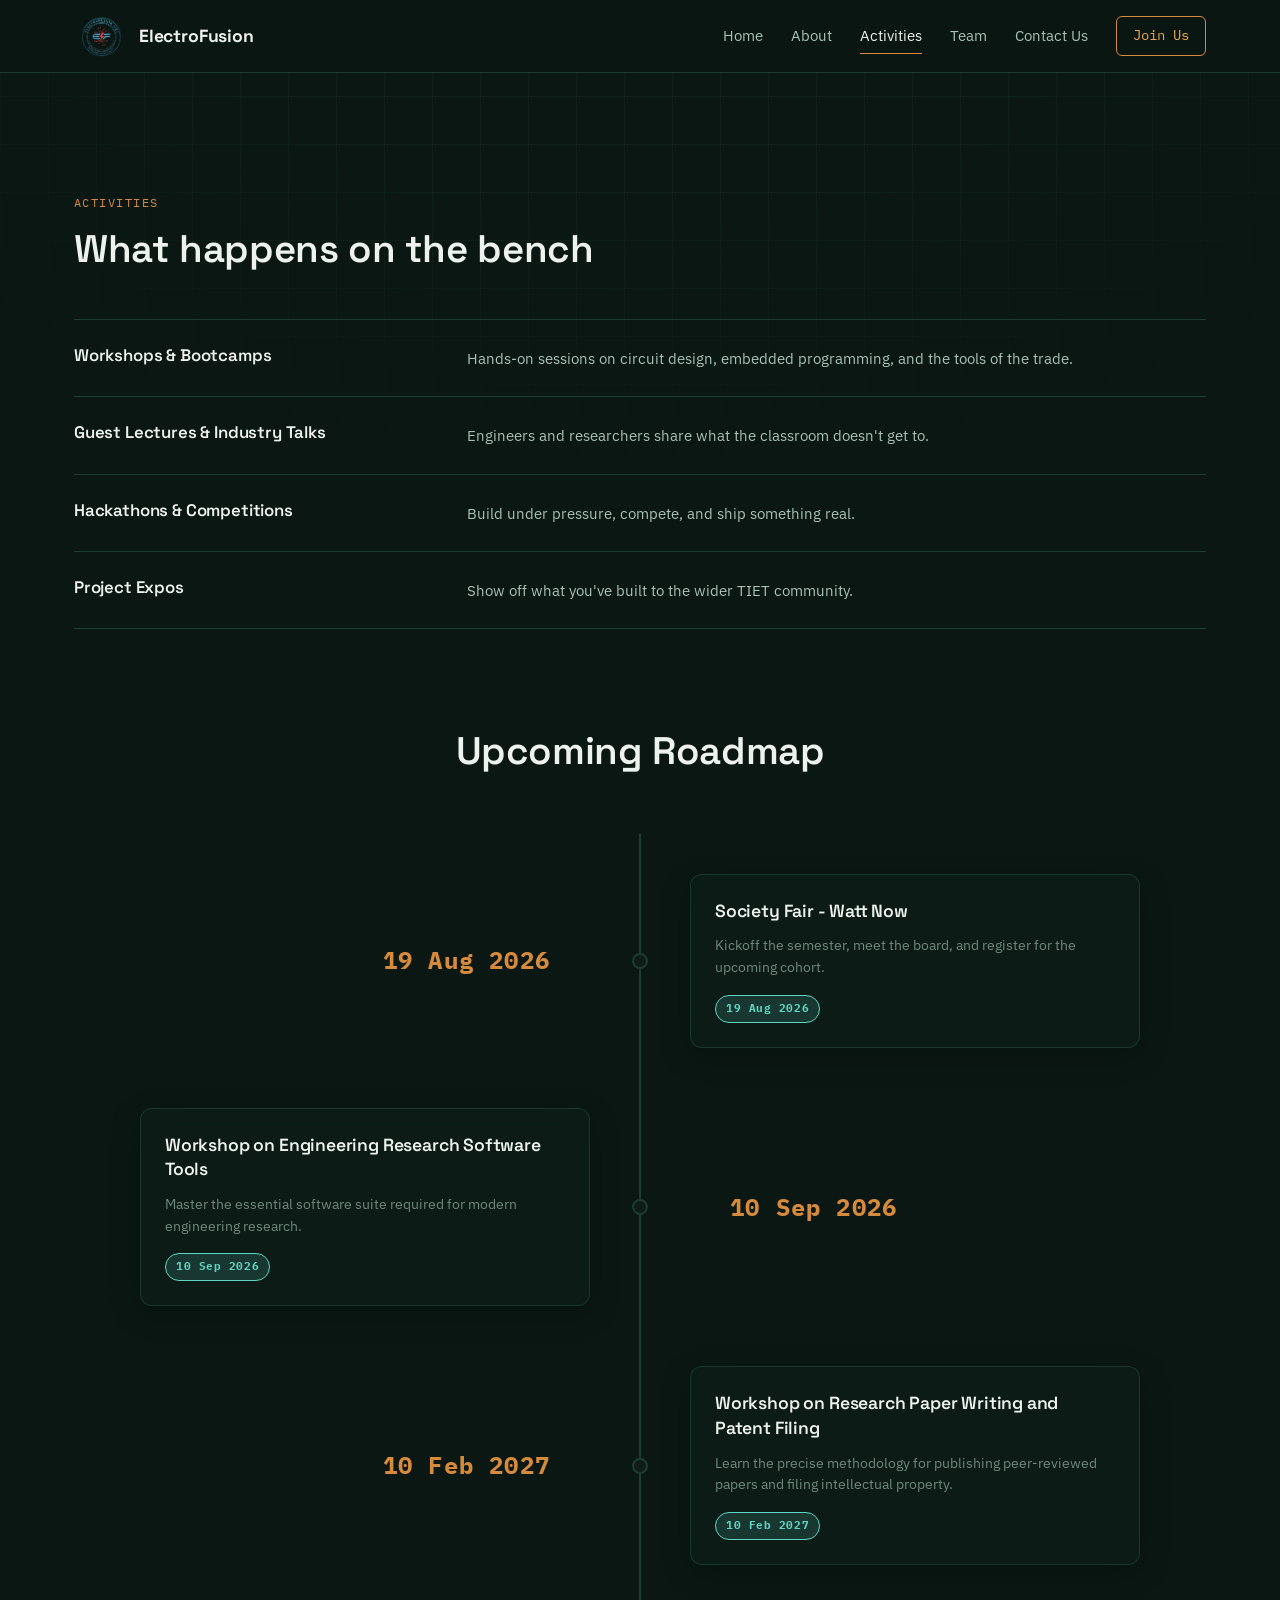
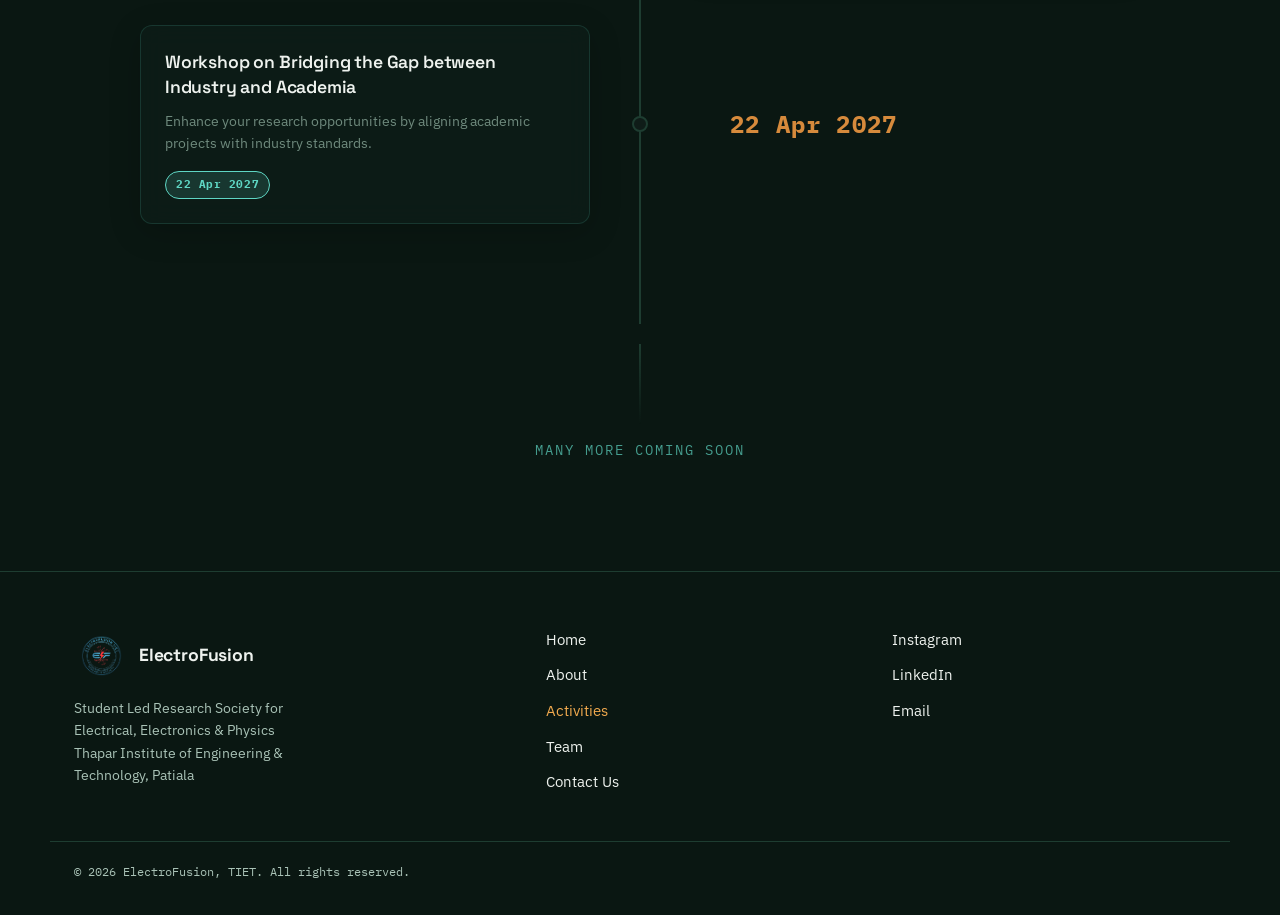
<file: activities.html>
<!DOCTYPE html>
<html lang="en">
<head>
<meta charset="UTF-8">
<meta name="viewport" content="width=device-width, initial-scale=1.0">
<title>ElectroFusion — Activities</title>
<meta name="description" content="Discover the workshops, hackathons, and project expos hosted by ElectroFusion at TIET.">

<link rel="icon" type="image/svg+xml" href="data:image/svg+xml,%3Csvg xmlns='http://www.w3.org/2000/svg' viewBox='0 0 40 40'%3E%3Cpolygon points='30,11 30,29 20,35 10,29 10,11 20,5' fill='%230d1f18' stroke='%23d68a3c' stroke-width='2'/%3E%3Ctext x='20' y='25' font-family='monospace' font-weight='bold' font-size='12' fill='%23d68a3c' text-anchor='middle'%3EEF%3C/text%3E%3C/svg%3E">

<link rel="preconnect" href="https://fonts.googleapis.com">
<link rel="preconnect" href="https://fonts.gstatic.com" crossorigin>
<link href="https://fonts.googleapis.com/css2?family=Space+Grotesk:wght@500;600;700&family=IBM+Plex+Sans:wght@400;500;600;700&family=IBM+Plex+Mono:wght@400;500;600&display=swap" rel="stylesheet">
<link rel="stylesheet" href="styles.css">
</head>
<body>

<div class="pcb-backdrop" aria-hidden="true"></div>

<header class="site-header" id="top">
  <div class="wrap header-row">
    <a class="brand" href="index.html" aria-label="ElectroFusion home">
      <img src="image_de9c50.png" alt="ElectroFusion Logo" class="brand-logo">
      <span class="brand-word">ElectroFusion</span>
    </a>
    <nav class="main-nav" id="main-nav" aria-label="Primary">
      <a href="index.html">Home</a>
      <a href="about.html">About</a>
      <a href="activities.html">Activities</a>
      <a href="team.html">Team</a>
      <a href="contact.html">Contact Us</a>
      <a href="recruits.html" class="nav-cta">Join Us</a>
    </nav>
    <button class="nav-toggle" id="navToggle" aria-expanded="false" aria-controls="main-nav" aria-label="Toggle menu">
      <span></span><span></span><span></span>
    </button>
  </div>
</header>

<main id="main">
  <!-- ============ ACTIVITIES ============ -->
  <section class="section" id="activities" style="padding-top: 120px;">
    <div class="wrap">
      <div class="section-head" data-reveal>
        <p class="eyebrow">Activities</p>
        <h2 class="section-title">What happens on the bench</h2>
      </div>

      <div class="activity-list">
        <div class="activity-row" data-reveal>
          <h3>Workshops &amp; Bootcamps</h3>
          <p>Hands-on sessions on circuit design, embedded programming, and the tools of the trade.</p>
        </div>
        <div class="activity-row" data-reveal>
          <h3>Guest Lectures &amp; Industry Talks</h3>
          <p>Engineers and researchers share what the classroom doesn't get to.</p>
        </div>
        <div class="activity-row" data-reveal>
          <h3>Hackathons &amp; Competitions</h3>
          <p>Build under pressure, compete, and ship something real.</p>
        </div>
        <div class="activity-row" data-reveal>
          <h3>Project Expos</h3>
          <p>Show off what you've built to the wider TIET community.</p>
        </div>
      </div>

      <!-- ============ 3D EVENT TIMELINE ============ -->
      <div class="section-head" style="text-align: center; margin: 100px 0 60px;">
        <h2 class="section-title">Upcoming Roadmap</h2>
      </div>

      <div class="timeline-container">
        <!-- The Central Glowing Trace -->
        <div class="timeline-spine">
          <div class="timeline-glow-fill"></div>
        </div>

        <!-- Event 1: Society Fair -->
        <div class="timeline-item left">
          <div class="timeline-dot"></div>
          <div class="timeline-date">19 Aug 2026</div>
          <div class="timeline-card-wrapper">
            <div class="timeline-card">
              <h3>Society Fair - Watt Now</h3>
              <p>Kickoff the semester, meet the board, and register for the upcoming cohort.</p>
              <div class="event-tags">
                <span class="tag teal">19 Aug 2026</span>
              </div>
            </div>
          </div>
        </div>

        <!-- Event 2: Software Tools -->
        <div class="timeline-item right">
          <div class="timeline-dot"></div>
          <div class="timeline-date">10 Sep 2026</div>
          <div class="timeline-card-wrapper">
            <div class="timeline-card">
              <h3>Workshop on Engineering Research Software Tools</h3>
              <p>Master the essential software suite required for modern engineering research.</p>
              <div class="event-tags">
                <span class="tag teal">10 Sep 2026</span>
              </div>
            </div>
          </div>
        </div>

        <!-- Event 3: Paper Writing & Patents -->
        <div class="timeline-item left">
          <div class="timeline-dot"></div>
          <div class="timeline-date">10 Feb 2027</div>
          <div class="timeline-card-wrapper">
            <div class="timeline-card">
              <h3>Workshop on Research Paper Writing and Patent Filing</h3>
              <p>Learn the precise methodology for publishing peer-reviewed papers and filing intellectual property.</p>
              <div class="event-tags">
                <span class="tag teal">10 Feb 2027</span>
              </div>
            </div>
          </div>
        </div>

        <!-- Event 4: Industry vs Academia -->
        <div class="timeline-item right">
          <div class="timeline-dot"></div>
          <div class="timeline-date">22 Apr 2027</div>
          <div class="timeline-card-wrapper">
            <div class="timeline-card">
              <h3>Workshop on Bridging the Gap between Industry and Academia</h3>
              <p>Enhance your research opportunities by aligning academic projects with industry standards.</p>
              <div class="event-tags">
                <span class="tag teal">22 Apr 2027</span>
              </div>
            </div>
          </div>
        </div>
      </div>
      <!-- Add this right at the bottom of the circuit-tree container -->
  <div class="tree-continuation">
    <div class="fade-line"></div>
    <p class="coming-soon-text"> MANY MORE COMING SOON </p>
  </div>
       
      
    </div>
  </section>
</main>

<footer class="site-footer">
  <div class="wrap footer-grid">
    <div>
      <a class="brand" href="index.html" aria-label="ElectroFusion home">
        <img src="image_de9c50.png" alt="ElectroFusion Logo" class="brand-logo">
        <span class="brand-word">ElectroFusion</span>
      </a>
      <p class="footer-tagline">Student Led Research Society for Electrical, Electronics &amp; Physics<br>Thapar Institute of Engineering &amp; Technology, Patiala</p>
    </div>
    <nav class="footer-nav" aria-label="Footer">
      <a href="index.html">Home</a>
      <a href="about.html">About</a>
      <a href="activities.html">Activities</a>
      <a href="team.html">Team</a>
      <a href="contact.html">Contact Us</a>
    </nav>
    <div class="footer-social">
      <a href="https://www.instagram.com/electrofusion_tiet?igsh=MWVwZHQyYTg2dXpzNw==" target="_blank" rel="noopener noreferrer">Instagram</a>
      <a href="https://www.linkedin.com/company/electrofusion-research/posts/" target="_blank" rel="noopener noreferrer">LinkedIn</a>
      <a href="mailto:electrofusion.research@thapar.edu">Email</a>
    </div>
  </div>
  <div class="wrap footer-bottom">
    <p>&copy; <span id="year"></span> ElectroFusion, TIET. All rights reserved.</p>
  </div>
</footer>

<script src="script.js"></script>
</body>
</html>
</file>
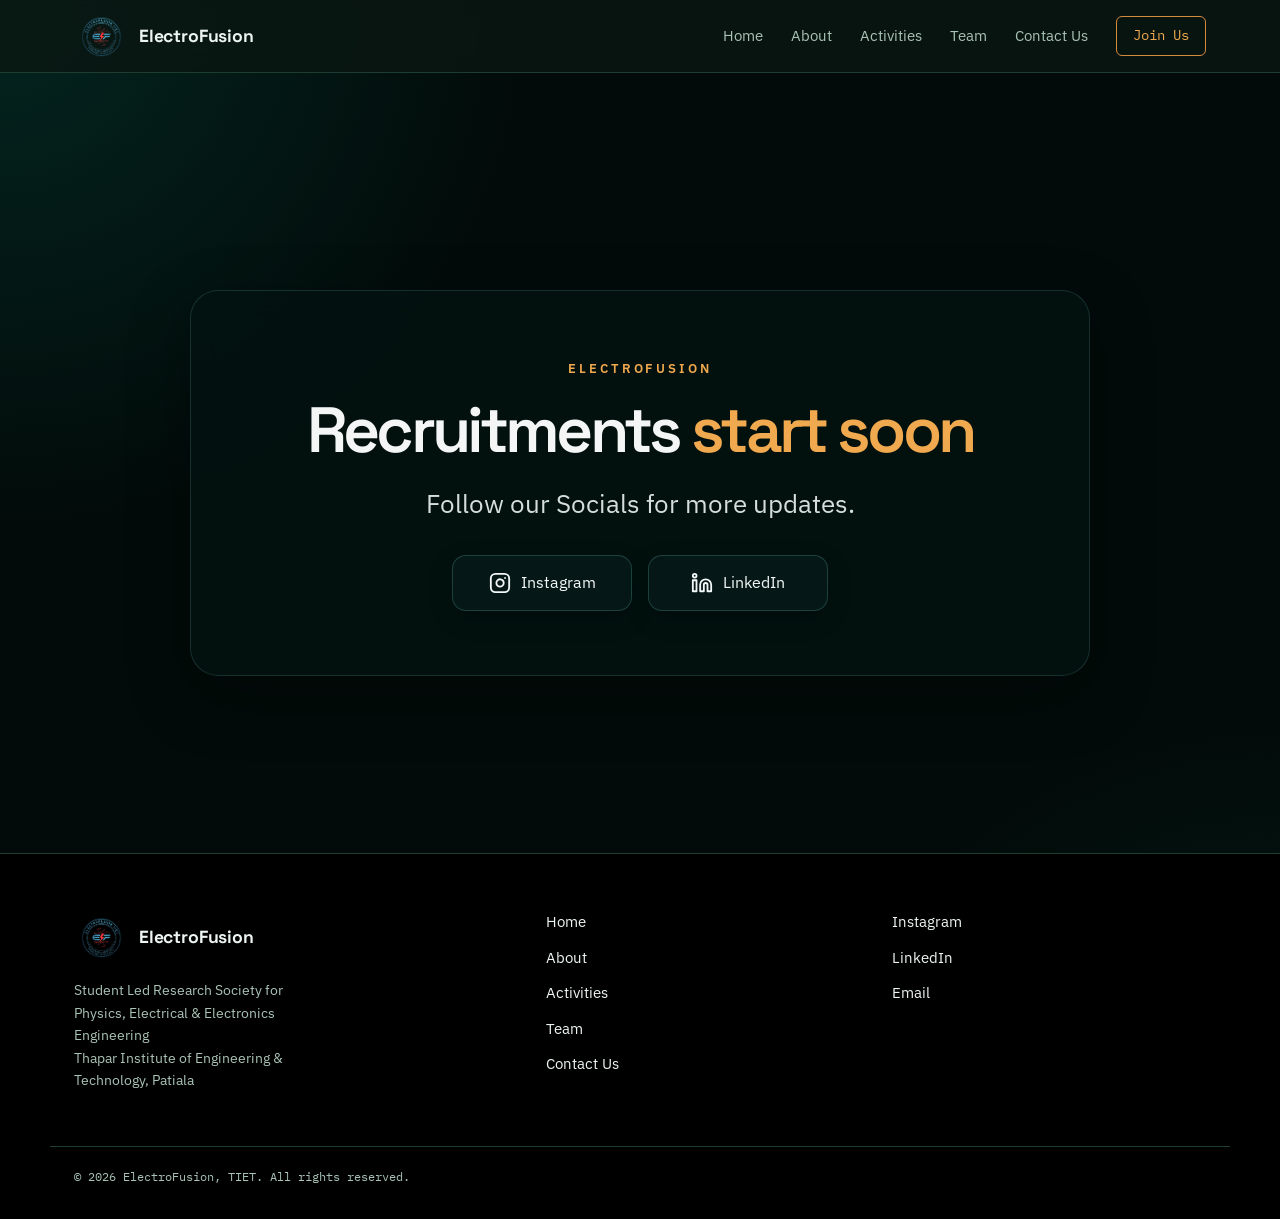
<file: recruits.html>
<!DOCTYPE html>
<html lang="en">
<head>
<meta charset="UTF-8">
<meta name="viewport" content="width=device-width, initial-scale=1.0">
<title>ElectroFusion — Recruitment</title>
<meta name="description" content="Recruitments start soon. Follow our socials for more updates from ElectroFusion.">

<link rel="icon" type="image/svg+xml" href="data:image/svg+xml,%3Csvg xmlns='http://www.w3.org/2000/svg' viewBox='0 0 40 40'%3E%3Cpolygon points='30,11 30,29 20,35 10,29 10,11 20,5' fill='%230d1f18' stroke='%23d68a3c' stroke-width='2'/%3E%3Ctext x='20' y='25' font-family='monospace' font-weight='bold' font-size='12' fill='%23d68a3c' text-anchor='middle'%3EEF%3C/text%3E%3C/svg%3E">

<link rel="preconnect" href="https://fonts.googleapis.com">
<link rel="preconnect" href="https://fonts.gstatic.com" crossorigin>
<link href="https://fonts.googleapis.com/css2?family=Space+Grotesk:wght@500;600;700&family=IBM+Plex+Sans:wght@400;500;600;700&family=IBM+Plex+Mono:wght@400;500;600&display=swap" rel="stylesheet">
<link rel="stylesheet" href="styles.css">

<style>
  body {
    background:
      radial-gradient(circle at top left, rgba(7, 80, 70, 0.38), transparent 30%),
      radial-gradient(circle at bottom right, rgba(18, 120, 105, 0.18), transparent 28%),
      #020b09;
    color: #edf5f3;
  }

  .recruitment-shell {
    min-height: calc(100vh - 120px);
    display: flex;
    align-items: center;
    justify-content: center;
    padding: 120px 20px 80px;
  }

  .recruitment-card {
    width: min(900px, 100%);
    background: rgba(3, 19, 18, 0.7);
    border: 1px solid rgba(127, 230, 215, 0.15);
    border-radius: 28px;
    box-shadow: 0 20px 60px rgba(0, 0, 0, 0.35);
    backdrop-filter: blur(14px);
    -webkit-backdrop-filter: blur(14px);
    padding: 64px 36px;
    text-align: center;
  }

  .recruitment-kicker {
    display: inline-block;
    margin-bottom: 18px;
    font-size: 0.8rem;
    letter-spacing: 0.18rem;
    text-transform: uppercase;
    color: var(--copper-bright, #d68a3c);
    font-weight: 600;
  }

  .recruitment-title {
    font-size: clamp(2.5rem, 5vw, 5rem);
    line-height: 1.02;
    letter-spacing: -0.06em;
    margin: 0;
    color: #f4f5f5;
  }

  .recruitment-title .accent-copper {
    color: var(--copper-bright, #d68a3c);
  }

  .recruitment-subtitle {
    margin-top: 22px;
    font-size: clamp(1.15rem, 2vw, 1.6rem);
    color: rgba(237, 245, 243, 0.9);
    line-height: 1.5;
  }

  .recruitment-links {
    margin-top: 32px;
    display: flex;
    justify-content: center;
    flex-wrap: wrap;
    gap: 16px;
  }

  .social-link {
    display: inline-flex;
    align-items: center;
    justify-content: center;
    gap: 10px;
    padding: 14px 22px;
    min-width: 180px;
    border: 1px solid rgba(127, 230, 215, 0.2);
    border-radius: 14px;
    background: rgba(9, 31, 30, 0.6);
    color: #f2f8f7;
    text-decoration: none;
    transition: transform 0.2s ease, border-color 0.2s ease, box-shadow 0.2s ease;
    box-shadow: 0 8px 25px rgba(0, 0, 0, 0.18);
  }

  .social-link:hover {
    transform: translateY(-2px);
    border-color: rgba(127, 230, 215, 0.45);
    box-shadow: 0 12px 30px rgba(127, 230, 215, 0.12);
  }

  .social-link svg {
    width: 22px;
    height: 22px;
    flex-shrink: 0;
  }

  @media (max-width: 640px) {
    .recruitment-card {
      padding: 44px 22px;
    }

    .recruitment-links {
      flex-direction: column;
    }

    .social-link {
      width: 100%;
    }
  }
</style>
</head>
<body>

<header class="site-header" id="top">
  <div class="wrap header-row">
    <a class="brand" href="index.html" aria-label="ElectroFusion home">
      <img src="image_de9c50.png" alt="ElectroFusion Logo" class="brand-logo">
      <span class="brand-word">ElectroFusion</span>
    </a>

    <nav class="main-nav" id="main-nav" aria-label="Primary">
      <a href="index.html">Home</a>
      <a href="about.html">About</a>
      <a href="activities.html">Activities</a>
      <a href="team.html">Team</a>
      <a href="contact.html">Contact Us</a>
      <a href="recruits.html" class="nav-cta">Join Us</a>
    </nav>

    <button class="nav-toggle" id="navToggle" aria-expanded="false" aria-controls="main-nav" aria-label="Toggle menu">
      <span></span><span></span><span></span>
    </button>
  </div>
</header>

<main id="main">
  <div class="recruitment-shell">
    <div class="recruitment-card" data-reveal>
      <div class="recruitment-kicker">ElectroFusion</div>
      <h1 class="recruitment-title">Recruitments <span class="accent-copper">start soon</span></h1>
      <p class="recruitment-subtitle">Follow our Socials for more updates.</p>

      <div class="recruitment-links">
        <a href="https://www.instagram.com/electrofusion_tiet?igsh=MWVwZHQyYTg2dXpzNw==" target="_blank" rel="noopener noreferrer" class="social-link">
          <svg xmlns="http://www.w3.org/2000/svg" viewBox="0 0 24 24" fill="none" stroke="currentColor" stroke-width="2" stroke-linecap="round" stroke-linejoin="round" aria-hidden="true">
            <rect x="2" y="2" width="20" height="20" rx="5" ry="5"></rect>
            <path d="M16 11.37A4 4 0 1 1 12.63 8 4 4 0 0 1 16 11.37z"></path>
            <line x1="17.5" y1="6.5" x2="17.51" y2="6.5"></line>
          </svg>
          <span>Instagram</span>
        </a>

        <a href="https://www.linkedin.com/company/electrofusion-research/posts/" target="_blank" rel="noopener noreferrer" class="social-link">
          <svg xmlns="http://www.w3.org/2000/svg" viewBox="0 0 24 24" fill="none" stroke="currentColor" stroke-width="2" stroke-linecap="round" stroke-linejoin="round" aria-hidden="true">
            <path d="M16 8a6 6 0 0 1 6 6v7h-4v-7a2 2 0 0 0-2-2 2 2 0 0 0-2 2v7h-4v-7a6 6 0 0 1 6-6z"></path>
            <rect x="2" y="9" width="4" height="12"></rect>
            <circle cx="4" cy="4" r="2"></circle>
          </svg>
          <span>LinkedIn</span>
        </a>
      </div>
    </div>
  </div>
</main>

<footer class="site-footer" style="background: #000000; opacity: 1;">
  <div class="wrap footer-grid">
    <div>
      <a class="brand" href="index.html" aria-label="ElectroFusion home">
        <img src="image_de9c50.png" alt="ElectroFusion Logo" class="brand-logo">
        <span class="brand-word">ElectroFusion</span>
      </a>
      <p class="footer-tagline">Student Led Research Society for Physics, Electrical &amp; Electronics Engineering<br>Thapar Institute of Engineering &amp; Technology, Patiala</p>
    </div>
    <nav class="footer-nav" aria-label="Footer">
      <a href="index.html">Home</a>
      <a href="about.html">About</a>
      <a href="activities.html">Activities</a>
      <a href="team.html">Team</a>
      <a href="contact.html">Contact Us</a>
    </nav>
    <div class="footer-social">
      <a href="https://www.instagram.com/electrofusion_tiet?igsh=MWVwZHQyYTg2dXpzNw==" target="_blank" rel="noopener noreferrer">Instagram</a>
      <a href="https://www.linkedin.com/company/electrofusion-research/posts/" target="_blank" rel="noopener noreferrer">LinkedIn</a>
      <a href="mailto:electrofusion.research@thapar.edu">Email</a>
    </div>
  </div>
  <div class="wrap footer-bottom">
    <p>&copy; <span id="year"></span> ElectroFusion, TIET. All rights reserved.</p>
  </div>
</footer>

<script src="script.js"></script>
</body>
</html>
</file>
<file: styles.css>
/* =========================================================
   ElectroFusion — design tokens
   Palette: solder-mask green-black + copper trace accent
   Type: Space Grotesk (display) / IBM Plex Sans (body) / IBM Plex Mono (utility)
   ========================================================= */

:root{
  --bg: #0a1712;
  --bg-alt: #0d1f18;
  --panel: #10251e;
  --panel-border: #1e3d31;
  --panel-border-soft: #17322766;

  --copper: #d68a3c;
  --copper-bright: #f0a94e;
  --teal: #5fd6c4;

  --ink: #eef2ee;
  --ink-soft: #a9c2b6;
  --ink-faint: #6f8a7d;

  --font-display: 'Space Grotesk', sans-serif;
  --font-body: 'IBM Plex Sans', sans-serif;
  --font-mono: 'IBM Plex Mono', monospace;

  --wrap: 1180px;
  --radius: 10px;
}

*, *::before, *::after{ box-sizing: border-box; }
html{ scroll-behavior: smooth; }
@media (prefers-reduced-motion: reduce){
  html{ scroll-behavior: auto; }
}

body{
  margin:0;
  background: var(--bg);
  color: var(--ink);
  font-family: var(--font-body);
  font-size: 16px;
  line-height: 1.6;
  -webkit-font-smoothing: antialiased;
}

h1,h2,h3{
  font-family: var(--font-display);
  font-weight: 600;
  line-height: 1.15;
  margin: 0 0 .5em;
  letter-spacing: -0.01em;
}

p{ margin: 0 0 1em; color: var(--ink-soft); }

a{ color: inherit; text-decoration: none; }

.wrap{
  max-width: var(--wrap);
  margin: 0 auto;
  padding: 0 24px;
}

.skip-link{
  position:absolute; left:-999px; top:0;
  background: var(--copper); color:#0a1712; padding: 10px 16px; z-index: 200;
}
.skip-link:focus{ left: 16px; top: 16px; }

/* faint fixed PCB grid backdrop */
.pcb-backdrop{
  position: fixed; inset:0; z-index:-1; pointer-events:none;
  background-image:
    linear-gradient(var(--panel-border-soft) 1px, transparent 1px),
    linear-gradient(90deg, var(--panel-border-soft) 1px, transparent 1px);
  background-size: 48px 48px;
  mask-image: radial-gradient(ellipse 80% 60% at 50% 0%, black 40%, transparent 85%);
}

/* =========================================================
   Header / Nav
   ========================================================= */
.site-header{
  position: sticky; top:0; z-index: 100;
  background: rgba(10,23,18,0.85);
  backdrop-filter: blur(10px);
  border-bottom: 1px solid var(--panel-border);
}
.header-row{
  display:flex; align-items:center; justify-content:space-between;
  height: 72px;
}
.brand{ display:flex; align-items:center; gap:10px; }
.brand-mark{ width: 32px; height:32px; }
.brand-logo { 
  height: 55px; /* Adjust this number if you want the logo bigger or smaller */
  width: auto; 
  display: block;
}
.brand-mark polygon{ fill: var(--bg-alt); stroke: var(--copper); stroke-width:2; }
.brand-mark text{ font-family: var(--font-mono); font-weight:600; font-size:12px; fill: var(--copper); }
.brand-word{ font-family: var(--font-display); font-weight:700; font-size: 1.1rem; letter-spacing: -0.01em; }

.main-nav{ display:flex; align-items:center; gap: 28px; font-size: .92rem; }
.main-nav a{ color: var(--ink-soft); transition: color .15s ease; position:relative; }
.main-nav a:hover, .main-nav a:focus-visible{ color: var(--ink); }
.main-nav a:not(.nav-cta)::after{
  content:""; position:absolute; left:0; right:0; bottom:-6px; height:1px;
  background: var(--copper); transform: scaleX(0); transform-origin: left;
  transition: transform .18s ease;
}
.main-nav a:not(.nav-cta):hover::after{ transform: scaleX(1); }
/* Active Navigation State for Multi-Page */
.main-nav a.active { 
  color: var(--ink); 
}
.main-nav a.active:not(.nav-cta)::after { 
  transform: scaleX(1); 
}
.footer-nav a.active {
  color: var(--copper-bright);
}

.nav-cta{
  border: 1px solid var(--copper);
  padding: 8px 16px; border-radius: 6px; color: var(--copper-bright) !important;
  font-family: var(--font-mono); font-size: .85rem;
}
.nav-cta:hover{ background: var(--copper); color: var(--bg) !important; }

.nav-toggle{
  display:none; flex-direction:column; justify-content:center; gap:5px;
  width: 36px; height: 36px; background:none; border:none; cursor:pointer;
}
.nav-toggle span{ display:block; height:2px; background: var(--ink); border-radius:2px; }

@media (max-width: 840px){
  .nav-toggle{ display:flex; }
  .main-nav{
    position:absolute; top: 72px; left:0; right:0;
    background: var(--bg-alt); border-bottom: 1px solid var(--panel-border);
    flex-direction:column; align-items:flex-start; gap:0;
    max-height:0; overflow:hidden; transition: max-height .25s ease;
  }
  .main-nav.open{ max-height: 420px; }
  .main-nav a{ width:100%; padding: 16px 24px; border-bottom: 1px solid var(--panel-border-soft); }
  .nav-cta{ margin: 12px 24px; text-align:center; }
}

/* =========================================================
   Buttons
   ========================================================= */
.btn{
  display:inline-flex; align-items:center; justify-content:center;
  padding: 13px 26px; border-radius: 6px; font-weight:600; font-size: .95rem;
  border: 1px solid transparent; transition: all .15s ease; cursor:pointer;
}
.btn-primary{ background: var(--copper); color:#170f06; }
.btn-primary:hover{ background: var(--copper-bright); transform: translateY(-1px); }
.btn-ghost{ border-color: var(--panel-border); color: var(--ink); }
.btn-ghost:hover{ border-color: var(--copper); color: var(--copper-bright); }

.hero-actions{ display:flex; gap:16px; flex-wrap:wrap; }

/* =========================================================
   Type helpers / eyebrow / spec bits
   ========================================================= */
.eyebrow{
  font-family: var(--font-mono); font-size: .78rem; letter-spacing: .12em;
  text-transform: uppercase; color: var(--copper); margin-bottom: 14px;
  display:flex; align-items:center; gap:8px;
}
.eyebrow .dot{ width:6px; height:6px; border-radius:50%; background: var(--teal); box-shadow: 0 0 8px var(--teal); }

.section-title{ font-size: clamp(1.7rem, 3vw, 2.4rem); }
.body-lg{ font-size: 1.05rem; max-width: 60ch; }
.section-intro{ max-width: 56ch; }
.accent-copper{ color: var(--copper); }

.editor-note{
  font-family: var(--font-mono); font-size: .8rem; color: var(--ink-faint);
  border-left: 2px solid var(--panel-border); padding-left: 12px; margin-top: 28px;
}

/* =========================================================
   Sections
   ========================================================= */
.section{ padding: 96px 0; }
.section-alt{ background: var(--bg-alt); border-top:1px solid var(--panel-border); border-bottom:1px solid var(--panel-border); }
.section-head{ margin-bottom: 48px; }

/* =========================================================
   Hero
   ========================================================= */
.hero{ padding: 64px 0 40px; position: relative; }
.hero-grid{
  display:grid; grid-template-columns: 1fr; gap: 48px; align-items:center;
}
.hero-title{
  font-size: clamp(2.6rem, 6vw, 4.4rem);
  margin-bottom: .2em;
}
.hero-tagline{
  font-family: var(--font-display); font-weight:500;
  font-size: clamp(1.1rem, 2vw, 1.35rem); color: var(--ink); margin-bottom: 18px;
}
.hero-desc{ max-width: 75ch; font-size: 1.02rem; margin-bottom: 32px; }

.fusion-svg{ width:100%; height:auto; }
.traces line{ stroke: var(--panel-border); stroke-width: 2; }
.satellite{ fill: var(--bg-alt); stroke: var(--panel-border); stroke-width: 2; }
.satellite-label{
  font-family: var(--font-mono); font-size: 13px; fill: var(--ink-soft);
  text-anchor: middle; letter-spacing: .04em;
}
.core{ fill: var(--copper); stroke: var(--copper-bright); stroke-width:2; }
.core-label{
  font-family: var(--font-mono); font-weight:700; font-size: 20px; fill:#170f06;
  text-anchor: middle;
}
.pulse{ fill: var(--teal); filter: drop-shadow(0 0 6px var(--teal)); }
@media (prefers-reduced-motion: reduce){
  .pulses{ display:none; }
}

@media (max-width: 900px){
  .hero-grid{ grid-template-columns: 1fr; }
  .hero-diagram{ order:-1; max-width: 420px; margin: 0 auto; }
}

/* =========================================================
   About / Spec sheet
   ========================================================= */
.about-grid{
  display:grid; grid-template-columns: 1.3fr 0.8fr; gap: 56px; align-items:start;
}
.spec-sheet{
  background: var(--panel); border: 1px solid var(--panel-border); border-radius: var(--radius);
  overflow:hidden;
}
.spec-sheet-head{
  display:flex; justify-content:space-between; padding: 12px 18px;
  background: var(--bg-alt); border-bottom:1px solid var(--panel-border);
  font-family: var(--font-mono); font-size: .72rem; letter-spacing: .1em; color: var(--ink-faint);
}
.spec-list{ margin:0; padding: 6px 18px; }
.spec-row{
  display:flex; justify-content:space-between; gap: 16px;
  padding: 14px 0; border-bottom: 1px dashed var(--panel-border);
  font-family: var(--font-mono); font-size: .88rem;
}
.spec-row:last-child{ border-bottom:none; }
.spec-row dt{ color: var(--ink-faint); }
.spec-row dd{ margin:0; color: var(--ink); text-align:right; }
.live-dot{
  display:inline-block; width:7px; height:7px; border-radius:50%;
  background: var(--teal); margin-right:7px; box-shadow: 0 0 8px var(--teal);
}

@media (max-width: 800px){
  .about-grid{ grid-template-columns: 1fr; }
}

/* =========================================================
   Domain cards
   ========================================================= */
/* =========================================================
   Domain cards (Glassmorphism & Neon Icons)
   ========================================================= */
.card-grid {
  display: grid; 
  /* Changes from fixed 3 columns to auto-fitting columns that center automatically */
  grid-template-columns: repeat(auto-fit, minmax(320px, 1fr)); 
  gap: 20px;
  justify-content: center;
}

.domain-card {
  position: relative;
  background: rgba(16, 37, 30, 0.4); 
  backdrop-filter: blur(12px);
  -webkit-backdrop-filter: blur(12px);
  border: 1px solid rgba(95, 214, 196, 0.15); 
  border-radius: var(--radius);
  padding: 28px 24px;
  transition: transform .3s ease, border-color .3s ease, box-shadow .3s ease;
  box-shadow: 0 8px 32px 0 rgba(0, 0, 0, 0.3);
}

.domain-card:hover {
  transform: translateY(-5px);
  border-color: var(--copper);
  box-shadow: 0 12px 40px 0 rgba(214, 138, 60, 0.15);
}

.domain-icon { 
  width: 44px; 
  height: 44px; 
  color: var(--teal); 
  fill: none; 
  stroke: currentColor; 
  stroke-width: 1.5; 
  stroke-linecap: round; 
  stroke-linejoin: round; 
  margin-bottom: 16px;
  filter: drop-shadow(0 0 8px rgba(95, 214, 196, 0.8));
  transition: all 0.3s ease;
}

.domain-card:hover .domain-icon {
  color: var(--copper-bright);
  filter: drop-shadow(0 0 12px rgba(240, 169, 78, 0.9));
  transform: scale(1.1);
}

.domain-card h3 { font-size: 1.08rem; margin-bottom: 8px; }
.domain-card p { font-size: .92rem; margin: 0; }

@media (max-width: 900px){ .card-grid{ grid-template-columns: repeat(2,1fr); } }
@media (max-width: 600px){ .card-grid{ grid-template-columns: 1fr; } }

/* =========================================================
   Process rail
   ========================================================= */
.process-rail{
  list-style:none; margin:0; padding:0;
  display:grid; grid-template-columns: repeat(6,1fr); gap: 20px;
  position: relative;
}
.process-rail::before{
  content:""; position:absolute; top: 14px; left: 6%; right:6%; height:1px;
  background: repeating-linear-gradient(90deg, var(--panel-border) 0 8px, transparent 8px 14px);
}
.process-rail li{ position:relative; padding-top: 44px; }
.step-no{
  position:absolute; top:0; left:0;
  font-family: var(--font-mono); font-size: .8rem; color: var(--bg);
  background: var(--copper); width:28px; height:28px; border-radius:50%;
  display:flex; align-items:center; justify-content:center; font-weight:600;
}
.process-rail h3{ font-size: 1rem; margin-bottom:6px; }
.process-rail p{ font-size: .88rem; }

@media (max-width: 900px){
  .process-rail{ grid-template-columns: repeat(2,1fr); }
  .process-rail::before{ display:none; }
}
@media (max-width: 560px){ .process-rail{ grid-template-columns: 1fr; } }

/* =========================================================
   Activities
   ========================================================= */
.activity-list{ border-top: 1px solid var(--panel-border); }
.activity-row{
  display:grid; grid-template-columns: 1fr 2fr; gap: 24px;
  padding: 26px 0; border-bottom: 1px solid var(--panel-border);
}
.activity-row h3{ font-size: 1.05rem; margin:0; }
.activity-row p{ margin:0; font-size: .95rem; }
@media (max-width: 700px){ .activity-row{ grid-template-columns: 1fr; gap:6px; } }

/* =========================================================
   Team
   ========================================================= */
/* =========================================================
   Team (Glassmorphism Cards)
   ========================================================= */
/* =========================================================
   TEAM PAGE: Presidents & Executive Board
   ========================================================= */

/* --- 1. Presidents (2-Column Grid) --- */
.leadership-grid {
  display: grid;
  grid-template-columns: repeat(2, 1fr);
  gap: 40px;
  max-width: 900px;
  margin: 0 auto 60px auto;
}

.leader-card {
  background: rgba(16, 37, 30, 0.4);
  backdrop-filter: blur(12px);
  -webkit-backdrop-filter: blur(12px);
  border: 1px solid rgba(95, 214, 196, 0.15);
  border-radius: 16px;
  overflow: hidden;
  position: relative;
  text-align: center;
  transition: transform 0.3s ease, box-shadow 0.3s ease;
  box-shadow: 0 8px 32px rgba(0, 0, 0, 0.3);
}

.leader-card:hover {
  transform: translateY(-5px);
  box-shadow: 0 12px 40px rgba(214, 138, 60, 0.15);
}

.badge {
  position: absolute;
  top: 16px;
  right: 16px;
  background: rgba(255, 255, 255, 0.9);
  color: #000;
  font-size: 0.65rem;
  font-weight: 700;
  padding: 6px 12px;
  border-radius: 20px;
  letter-spacing: 0.1em;
  z-index: 2;
  box-shadow: 0 2px 10px rgba(0,0,0,0.2);
}

.leader-img-wrapper {
  width: 100%;
  height: 400px;
  background: #0f1c18; 
  overflow: hidden;
  display: flex;
  align-items: center;
  justify-content: center;
}

.leader-img-wrapper img {
  width: 100%;
  height: 100%;
  object-fit: cover;
  transition: transform 0.5s ease;
}

.leader-card:hover .leader-img-wrapper img {
  transform: scale(1.05);
}

.leader-info {
  padding: 24px;
  background: var(--bg);
  border-top: 3px solid var(--copper);
}

.leader-info h3 {
  font-size: 1.4rem;
  margin-bottom: 8px;
  color: var(--copper-bright);
}

.leader-info .role {
  font-size: 0.8rem;
  color: var(--teal);
  letter-spacing: 0.1em;
  text-transform: uppercase;
  font-weight: 600;
  margin-bottom: 8px;
}

.leader-info .dept {
  font-size: 0.8rem;
  color: var(--ink-faint);
  margin: 0;
}

/* --- 2. Executive Board (3-Column Grid) --- */
/* --- 2. Executive Board (3-Column Grid Portrait Cards) --- */
.executive-grid {
  display: grid;
  grid-template-columns: repeat(3, 1fr);
  gap: 32px;
  max-width: 1100px;
  margin: 0 auto 80px auto;
}
/* Centers rows that only have 2 cards */
.executive-grid.two-cards {
  grid-template-columns: repeat(2, 1fr);
  max-width: 733px; /* Shrinks the container so it centers on the page */
}
.member-card {
  background: rgba(16, 37, 30, 0.4);
  backdrop-filter: blur(12px);
  -webkit-backdrop-filter: blur(12px);
  border: 1px solid rgba(95, 214, 196, 0.15);
  border-radius: 16px;
  overflow: hidden;
  text-align: center;
  transition: transform 0.3s ease, box-shadow 0.3s ease;
  box-shadow: 0 8px 32px rgba(0, 0, 0, 0.3);
  display: flex;
  flex-direction: column;
}

.member-card:hover {
  transform: translateY(-5px);
  box-shadow: 0 12px 40px rgba(95, 214, 196, 0.15); /* Teal glow to match the line */
}

.member-img-wrapper {
  width: 100%;
  height: 320px; /* Slightly shorter than presidents to scale nicely in 3 columns */
  background: #0f1c18;
  overflow: hidden;
  display: flex;
  align-items: center;
  justify-content: center;
}

.member-img-wrapper img {
  width: 100%;
  height: 100%;
  object-fit: cover;
  transition: transform 0.5s ease;
}

.member-card:hover .member-img-wrapper img {
  transform: scale(1.05);
}

.member-info {
  padding: 24px;
  background: var(--bg);
  border-top: 3px solid var(--teal); /* Teal line distinguishes them from Presidents */
  flex-grow: 1; /* Keeps all cards equal height even if text length varies */
}

.member-info h3 {
  font-size: 1.2rem;
  color: var(--ink);
  margin: 0 0 8px 0;
}

.member-info .role {
  font-size: 0.75rem;
  color: var(--teal);
  text-transform: uppercase;
  font-weight: 700;
  letter-spacing: 0.08em;
  margin: 0 0 8px 0;
}

.member-info .dept {
  font-size: 0.75rem;
  color: var(--ink-faint);
  margin: 0;
  line-height: 1.3;
}

/* --- 3. Mobile Responsiveness --- */
@media (max-width: 900px) {
  .executive-grid, 
  .executive-grid.two-cards {
    grid-template-columns: 1fr; /* Stacks everything on tablets */
  }
}

@media (max-width: 768px) {
  .leadership-grid,
  .executive-grid,
  .executive-grid.two-cards { /* <--- This forces the 2-card row to stack */
    grid-template-columns: 1fr; 
    padding: 0 20px;          
  }
}

/* =========================================================
   Join CTA
   ========================================================= */
.join-section{
  background:
    radial-gradient(ellipse 60% 100% at 50% 0%, #163025 0%, transparent 70%),
    var(--bg-alt);
  border-top: 1px solid var(--panel-border);
  text-align:center;
}
.join-wrap{ display:flex; flex-direction:column; align-items:center; }
.join-title{ font-size: clamp(2rem, 4vw, 3rem); }
.join-desc{ max-width: 52ch; }
.join-section .eyebrow{ justify-content:center; }

/* =========================================================
   Footer
   ========================================================= */
.site-footer{ border-top: 1px solid var(--panel-border); padding-top: 56px; }
.footer-grid{
  display:grid; grid-template-columns: 1.4fr 1fr 1fr; gap: 32px;
  padding-bottom: 40px;
}
.footer-tagline{ font-size: .88rem; margin-top: 14px; max-width: 32ch; }
.footer-nav, .footer-social{ display:flex; flex-direction:column; gap: 12px; font-size: .92rem; }
.footer-nav a:hover, .footer-social a:hover{ color: var(--copper-bright); }
.footer-bottom{
  border-top: 1px solid var(--panel-border); padding: 20px 24px;
  font-family: var(--font-mono); font-size: .78rem; color: var(--ink-faint);
}

@media (max-width: 700px){
  .footer-grid{ grid-template-columns: 1fr; }
}

/* =========================================================
   Scroll reveal
   ========================================================= */
[data-reveal]{
  opacity: 0; transform: translateY(16px);
  transition: opacity .5s ease, transform .5s ease;
}
[data-reveal].is-visible{ opacity:1; transform:none; }
@media (prefers-reduced-motion: reduce){
  [data-reveal]{ opacity:1; transform:none; transition:none; }
}

/* keyboard focus */
a:focus-visible, button:focus-visible{
  outline: 2px solid var(--copper-bright); outline-offset: 3px;
}

/* =========================================================
   Circuit Tree Navigation
   ========================================================= */
.circuit-tree-section {
  position: relative;
  overflow: hidden;
}

.circuit-tree {
  position: relative;
  max-width: 800px;
  margin: 60px auto 0;
  padding: 40px 0;
}

/* The Central Trace (Spine) */
/* The Central Trace (Spine) */
.tree-spine {
  position: absolute;
  top: 0;
  bottom: 0;
  left: 50%;
  width: 2px;
  background: var(--panel-border);
  transform: translateX(-50%);
  z-index: 1;
  --scroll-glow: 0%; /* JavaScript controls this variable */
}

/* The Glowing Copper Charge */
.tree-spine::after {
  content: "";
  position: absolute;
  top: 0;
  left: 0;
  width: 100%;
  height: var(--scroll-glow);
  background: var(--copper-bright);
  box-shadow: 0 0 12px var(--copper-bright);
  transition: height 0.1s ease-out;
}

/* Lights up the nodes when the charge hits them */
.node.active-node {
  background: var(--copper);
  box-shadow: 0 0 15px var(--copper);
  border-color: var(--copper-bright);
}
/* Branch Containers */
.tree-branch {
  position: relative;
  width: 50%;
  padding: 20px 40px;
  z-index: 2;
}

.tree-branch.left {
  left: 0;
  text-align: right;
}

.tree-branch.right {
  left: 50%;
  text-align: left;
}

/* Clickable Branch Content (Glassmorphism) */
.branch-content {
  display: inline-flex;
  align-items: center;
  gap: 24px;
  background: rgba(16, 37, 30, 0.6);
  backdrop-filter: blur(8px);
  border: 1px solid var(--panel-border);
  padding: 24px 32px;
  border-radius: var(--radius);
  text-decoration: none;
  transition: all 0.3s ease;
  width: 100%;
  max-width: 350px;
}

.tree-branch.left .branch-content {
  flex-direction: row-reverse;
  margin-left: auto;
}

/* Hover Effects */
.branch-content:hover {
  border-color: var(--copper);
  transform: translateY(-5px);
  box-shadow: 0 8px 24px rgba(214, 138, 60, 0.15);
}

.branch-content h3 {
  font-size: 1.15rem;
  color: var(--copper-bright);
  margin-bottom: 8px;
  transition: color 0.3s ease;
}

.branch-content p {
  font-size: 0.9rem;
  margin: 0;
}

.branch-content:hover h3 {
  color: var(--teal);
}

/* Circuit Nodes (Dots on the spine) */
.node {
  position: absolute;
  top: 50%;
  width: 16px;
  height: 16px;
  background: var(--bg);
  border: 3px solid var(--copper);
  border-radius: 50%;
  transform: translateY(-50%);
  transition: all 0.3s ease;
}

.tree-branch.left .node { right: -8px; }
.tree-branch.right .node { left: -8px; }

/* Connecting Lines (Traces from spine to card) */
.tree-branch::before {
  content: "";
  position: absolute;
  top: 50%;
  width: 40px;
  height: 2px;
  background: var(--panel-border);
  z-index: -1;
  transition: background 0.3s ease;
}

.tree-branch.left::before { right: 0; }
.tree-branch.right::before { left: 0; }

.branch-content:hover .node {
  background: var(--copper);
  box-shadow: 0 0 15px var(--copper);
}

/* Mobile Responsiveness */
@media (max-width: 768px) {
  .tree-spine {
    left: 20px;
  }
  .tree-branch {
    width: 100%;
    left: 0 !important;
    padding: 20px 0 20px 50px;
    text-align: left;
  }
  .tree-branch.left .branch-content {
    flex-direction: row;
    margin-left: 0;
  }
  .node {
    left: 12px !important;
  }
  .tree-branch::before {
    left: 20px !important;
    width: 30px;
  }
}

/* =========================================================
   Boot Sequence Preloader
   ========================================================= */
#preloader {
  position: fixed;
  top: 0;
  left: 0;
  width: 100%;
  height: 100%;
  background: var(--bg);
  z-index: 9999;
  display: flex;
  align-items: center;
  justify-content: center;
  transition: opacity 0.6s ease, visibility 0.6s ease;
}

.loader-content {
  display: flex;
  flex-direction: column;
  align-items: center;
  gap: 16px;
}

/* Society Branding & Spinning Ring */
.logo-wrapper {
  position: relative;
  width: 120px; /* Creates the space for the ring */
  height: 120px;
  display: flex;
  align-items: center;
  justify-content: center;
  margin-bottom: 8px;
}

.loader-logo {
  height: 90px; /* Increased logo size */
  width: auto;
  z-index: 2;
  filter: drop-shadow(0 0 10px rgba(214, 138, 60, 0.4));
}

.spinning-ring {
  position: absolute;
  top: 0; left: 0; right: 0; bottom: 0;
  border-radius: 50%;
  border: 3px solid transparent;
  /* Dual-color spinning border */
  border-top-color: var(--teal);
  border-bottom-color: var(--copper);
  animation: 
    spin 1.2s linear infinite,
    ringGlow 2.5s ease-in-out infinite alternate;
}

.loader-title {
  font-family: var(--font-display);
  font-size: 2rem;
  color: var(--ink);
  letter-spacing: 0.05em;
  margin: 0 0 16px 0;
  text-transform: uppercase;
}

/* Terminal Text */
.loader-text {
  font-family: var(--font-mono);
  color: var(--copper);
  font-size: 0.9rem;
  letter-spacing: 0.15em;
}

.dots {
  animation: blink 1.5s infinite steps(4, start);
}

/* Charging Bar */
.loader-bar {
  width: 320px;
  height: 2px;
  background: var(--panel-border);
  margin-top: 10px;
  position: relative;
  overflow: hidden;
}

.loader-progress {
  position: absolute;
  top: 0;
  left: 0;
  height: 100%;
  width: 0%;
  background: var(--copper-bright);
  box-shadow: 0 0 10px var(--copper-bright);
  /* Slowed down to 3.5 seconds to match JS */
  animation: loadBar 1.5s cubic-bezier(0.4, 0, 0.2, 1) forwards; 
}

/* The Animations */
@keyframes spin {
  100% { transform: rotate(360deg); }
}

@keyframes ringGlow {
  0% { filter: drop-shadow(0 0 8px var(--teal)); }
  100% { filter: drop-shadow(0 0 15px var(--copper-bright)); }
}

@keyframes blink {
  0%, 100% { clip-path: inset(0 100% 0 0); }
  25% { clip-path: inset(0 66% 0 0); }
  50% { clip-path: inset(0 33% 0 0); }
  75% { clip-path: inset(0 0 0 0); }
}

@keyframes loadBar {
  0% { width: 0%; }
  50% { width: 60%; }
  100% { width: 100%; }
}

.loader-hidden {
  opacity: 0;
  visibility: hidden;
}

/* =========================================================
   3D Event Timeline
   ========================================================= */
.timeline-container {
  position: relative;
  max-width: 1000px;
  margin: 0 auto;
  padding: 40px 0;
}

/* The Central Trace */
.timeline-spine {
  position: absolute;
  top: 0;
  bottom: 0;
  left: 50%;
  width: 2px;
  background: var(--panel-border);
  transform: translateX(-50%);
  z-index: 1;
}

.timeline-glow-fill {
  position: absolute;
  top: 0;
  left: 0;
  width: 100%;
  height: 0%; /* JS will fill this */
  background: var(--teal);
  box-shadow: 0 0 15px var(--teal);
  transition: height 0.1s ease-out;
}

/* The Timeline Items */
.timeline-item {
  display: flex;
  justify-content: space-between;
  align-items: center;
  width: 100%;
  margin-bottom: 60px;
  position: relative;
  z-index: 2;
}

.timeline-item.right {
  flex-direction: row-reverse;
}

/* The Glowing Nodes */
.timeline-dot {
  position: absolute;
  left: 50%;
  top: 50%;
  transform: translate(-50%, -50%);
  width: 16px;
  height: 16px;
  background: #0f1c18;
  border: 2px solid var(--panel-border);
  border-radius: 50%;
  transition: all 0.4s ease;
}

.timeline-item.active .timeline-dot {
  background: var(--teal);
  border-color: var(--teal);
  box-shadow: 0 0 15px var(--teal);
}

/* The Dates */
.timeline-date {
  width: 45%;
  font-family: var(--font-mono);
  font-size: 1.5rem;
  font-weight: 700;
  color: var(--copper);
  letter-spacing: 0.05em;
  text-align: right;
  padding: 0 40px;
}

.timeline-item.right .timeline-date {
  text-align: left;
}

/* 3D Card Wrappers */
.timeline-card-wrapper {
  width: 45%;
  perspective: 1000px; /* Enables 3D space */
}

/* The Glass Cards */
.timeline-card {
  background: rgba(16, 37, 30, 0.4);
  backdrop-filter: blur(12px);
  -webkit-backdrop-filter: blur(12px);
  border: 1px solid rgba(95, 214, 196, 0.15);
  border-radius: 12px;
  padding: 24px;
  transition: transform 0.4s ease, box-shadow 0.4s ease, border-color 0.4s ease;
  transform-style: preserve-3d;
  box-shadow: 0 8px 32px rgba(0, 0, 0, 0.2);
}

/* 3D Tilt on Hover */
.timeline-item.left .timeline-card:hover {
  transform: rotateY(5deg) rotateX(2deg) translateY(-5px);
  border-color: var(--teal);
  box-shadow: -10px 15px 30px rgba(95, 214, 196, 0.15);
}

.timeline-item.right .timeline-card:hover {
  transform: rotateY(-5deg) rotateX(2deg) translateY(-5px);
  border-color: var(--teal);
  box-shadow: 10px 15px 30px rgba(95, 214, 196, 0.15);
}

.timeline-card h3 {
  font-size: 1.1rem;
  color: var(--ink);
  margin: 0 0 12px 0;
  line-height: 1.4;
}

.timeline-card p {
  font-size: 0.85rem;
  color: var(--ink-faint);
  margin-bottom: 16px;
}

/* Badges (DORDC / TIET) */
.event-tags {
  display: flex;
  gap: 12px;
}

.tag {
  font-family: var(--font-mono);
  font-size: 0.7rem;
  font-weight: 700;
  padding: 4px 10px;
  border-radius: 20px;
  letter-spacing: 0.05em;
}

.tag.teal {
  background: rgba(95, 214, 196, 0.15);
  color: var(--teal);
  border: 1px solid var(--teal);
}

.tag.copper {
  background: rgba(214, 138, 60, 0.15);
  color: var(--copper);
  border: 1px solid var(--copper);
}

/* Mobile Responsiveness */
@media (max-width: 768px) {
  .timeline-spine {
    left: 20px;
  }
  .timeline-dot {
    left: 20px;
  }
  .timeline-item, .timeline-item.right {
    flex-direction: column;
    align-items: flex-start;
    padding-left: 50px;
  }
  .timeline-date {
    width: 100%;
    text-align: left !important;
    padding: 0 0 12px 0;
    font-size: 1.2rem;
  }
  .timeline-card-wrapper {
    width: 100%;
  }
}

/* =========================================================
   True Circular Clip Override
   ========================================================= */
.brand-logo,
.hero-logo,
.preloader img,
.hero-card img {
  border-radius: 50%;
  object-fit: cover;
  clip-path: circle(50% at 50% 50%);
}
/* =========================================================
   Ultimate Hero Logo Mask
   ========================================================= */
/* Target the container holding that specific hero logo */
.hero-logo-container, 
div:has(> .hero-logo),
.hero-card {
  background: transparent !important;
  box-shadow: none !important;
}

/* Force the image itself to drop its background and clip hard */
.hero-logo {
  background: transparent !important;
  border-radius: 50% !important;
  object-fit: cover !important;
  -webkit-mask-image: radial-gradient(circle, white 100%, transparent 100%);
  mask-image: radial-gradient(circle, white 100%, transparent 100%);
}

/* =========================================================
   Global Circular Logo & Center Hub Override
   ========================================================= */
.brand-logo,
.hero-logo,
.hero-card img {
  border-radius: 50%;
  object-fit: cover;
  clip-path: circle(50% at 50% 50%);
}

/* Force the central network hub image to fill its container */
.hero-card img, 
.hero-logo,
.network-center img {
  width: 100% !important;
  height: 100% !important;
  max-width: none !important;
  object-fit: cover !important;
  border-radius: 50% !important;
}
/* =========================================================
   ELITE CINEMATIC PRELOADER (Awwwards Style)
   ========================================================= */
#elite-preloader {
  position: fixed; top: 0; left: 0; width: 100%; height: 100vh;
  background: #020405; /* Pitch black with a 1% hint of teal */
  z-index: 9999; display: flex; align-items: center; justify-content: center;
  font-family: 'Inter', -apple-system, sans-serif;
  transition: opacity 1.2s cubic-bezier(0.77, 0, 0.175, 1), transform 1.2s cubic-bezier(0.77, 0, 0.175, 1);
}

.elite-content {
  display: flex; flex-direction: column; align-items: center; width: 100%;
}

/* The Logo Reveal */
.logo-reveal {
  position: relative; width: 110px; height: 110px; border-radius: 50%;
  overflow: hidden; margin-bottom: 40px;
  box-shadow: 0 0 0 1px rgba(255, 255, 255, 0.05);
  transition: all 1s ease;
}
.elite-logo {
  width: 100%; height: 100%; object-fit: cover;
  filter: grayscale(100%) brightness(0.2);
  transition: filter 1.5s cubic-bezier(0.4, 0, 0.2, 1);
}
/* This class is added by JS when loading hits 100% */
.logo-reveal.ignite { box-shadow: 0 0 40px rgba(0, 240, 255, 0.3), 0 0 0 2px rgba(0, 240, 255, 0.5); }
.logo-reveal.ignite .elite-logo { filter: grayscale(0%) brightness(1.2); }

/* Elegant Typography */
.elite-text-box { text-align: center; margin-bottom: 40px; overflow: hidden; }
.elite-title {
  color: #fff; font-size: 1.2rem; letter-spacing: 14px; font-weight: 300;
  opacity: 0; transform: translateY(15px);
  transition: all 1.2s cubic-bezier(0.16, 1, 0.3, 1);
}
.elite-subtitle {
  color: #00f0ff; font-size: 0.65rem; letter-spacing: 6px; font-family: monospace;
  opacity: 0; transform: translateY(10px);
  transition: all 1s ease 0.3s; margin-top: 15px; opacity: 0.6;
}

/* Razor-Thin Progress Bar */
.elite-progress-container {
  width: 250px; height: 1px; background: rgba(255, 255, 255, 0.1);
  position: relative; overflow: hidden; margin-bottom: 20px;
}
.elite-progress-bar {
  position: absolute; top: 0; left: 0; height: 100%; width: 0%;
  background: #00f0ff; box-shadow: 0 0 15px #00f0ff;
  transition: width 0.1s ease-out;
}
.elite-percentage {
  color: rgba(255, 255, 255, 0.3); font-family: monospace; font-size: 0.75rem; letter-spacing: 3px;
}

/* Container for the central logo */
.hero-logo-container {
  position: relative;
  z-index: 10;
  display: flex;
  justify-content: center;
  align-items: center;
  width: 100%;
  min-height: 50vh; /* Adjust this if you need more/less vertical space */
}

/* Enlarged Logo Style */
.central-epicenter-logo {
  width: 220px;  /* Significantly larger size */
  height: 220px;
  object-fit: contain;
  border-radius: 50%;
  background-color: #050b09; /* Matches your old SVG core fill */
  border: 3px solid #5fd6c4; /* Matches your old SVG core stroke */
  box-shadow: 0 0 50px rgba(95, 214, 196, 0.4); /* Neon glow effect */
  animation: pulse-glow 3s ease-in-out infinite alternate;
}

/* Subtle breathing glow animation */
@keyframes pulse-glow {
  0% {
    box-shadow: 0 0 30px rgba(95, 214, 196, 0.2);
    transform: scale(1);
  }
  100% {
    box-shadow: 0 0 80px rgba(95, 214, 196, 0.6);
    transform: scale(1.05);
  }
}
/* --- 3. Mobile Responsiveness --- */
@media (max-width: 900px) {
  .executive-grid {
    grid-template-columns: repeat(2, 1fr);
  }
}

/* Tablets and large phones */
@media (max-width: 768px) {
  .leadership-grid {
    grid-template-columns: 1fr !important;
    padding: 0 20px;
  }
}

/* Phones */
@media (max-width: 600px) {
  .executive-grid,
  .executive-grid.two-cards {
    grid-template-columns: 1fr !important;
    padding: 0 20px;
  }
}
/* =========================================================
   Circuit Tree Continuation & Coming Soon
   ========================================================= */
.tree-continuation {
  position: relative;
  text-align: center;
  margin-top: 20px;
  display: flex;
  flex-direction: column;
  align-items: center;
  z-index: 2;
}

/* Creates a line that fades out perfectly into the background */
.fade-line {
  width: 2px;
  height: 80px;
  background: linear-gradient(to bottom, var(--panel-border), transparent);
  margin-bottom: 16px;
}

/* Terminal-style text */
.coming-soon-text {
  font-family: var(--font-mono);
  color: var(--teal); 
  font-size: 0.85rem;
  letter-spacing: 0.15em;
  text-transform: uppercase;
  opacity: 0.7;
  animation: pulse-text 2.5s infinite ease-in-out;
}

/* Subtle breathing effect for the text */
@keyframes pulse-text {
  0%, 100% { opacity: 0.4; }
  50% { opacity: 0.9; text-shadow: 0 0 8px rgba(95, 214, 196, 0.4); }
}
/* =========================================================
   Circuit Tree - End Social Node
   ========================================================= */
.tree-continuation {
  position: relative;
  display: flex;
  flex-direction: column;
  align-items: center;
  z-index: 2;
}

/* Extends the central spine directly into the logo */
.spine-extension {
  width: 2px;
  height: 50px;
  background: var(--panel-border);
}

/* The Clickable Instagram Node */
.timeline-insta-node {
  display: flex;
  align-items: center;
  justify-content: center;
  width: 48px;
  height: 48px;
  background: rgba(16, 37, 30, 0.6);
  backdrop-filter: blur(8px);
  -webkit-backdrop-filter: blur(8px);
  border: 2px solid var(--copper);
  border-radius: 50%;
  color: var(--copper-bright);
  transition: all 0.3s ease;
  box-shadow: 0 0 15px rgba(214, 138, 60, 0.2);
}

/* Hover Physics - Lights up the circuit */
.timeline-insta-node:hover {
  background: var(--copper);
  color: #020405; /* Switches icon color to dark for contrast */
  box-shadow: 0 0 25px var(--copper-bright);
  transform: translateY(-4px) scale(1.05);
  border-color: var(--copper-bright);
}
/* =========================================================
   Team Member LinkedIn Logos
   ========================================================= */
.team-social-wrapper {
  margin-top: 18px;
  display: flex;
  justify-content: center;
  gap: 16px; /* <--- This creates the space between the buttons */
}

.team-social-icon {
  display: inline-flex;
  align-items: center;
  justify-content: center;
  width: 38px;
  height: 38px;
  border-radius: 50%;
  background: rgba(16, 37, 30, 0.4); /* Glassmorphism base */
  border: 1px solid var(--panel-border);
  color: var(--ink-faint);
  transition: all 0.3s ease;
}

/* Hover effect for Executive Board (Teal Glow) */
.member-info .team-social-icon:hover {
  border-color: var(--teal);
  color: var(--teal);
  box-shadow: 0 0 15px rgba(95, 214, 196, 0.3);
  transform: translateY(-3px);
}

/* Hover effect for Presidents (Copper Glow to match their card) */
.leader-info .team-social-icon:hover {
  border-color: var(--copper);
  color: var(--copper-bright);
  box-shadow: 0 0 15px rgba(214, 138, 60, 0.3);
  transform: translateY(-3px);
}
</file>
